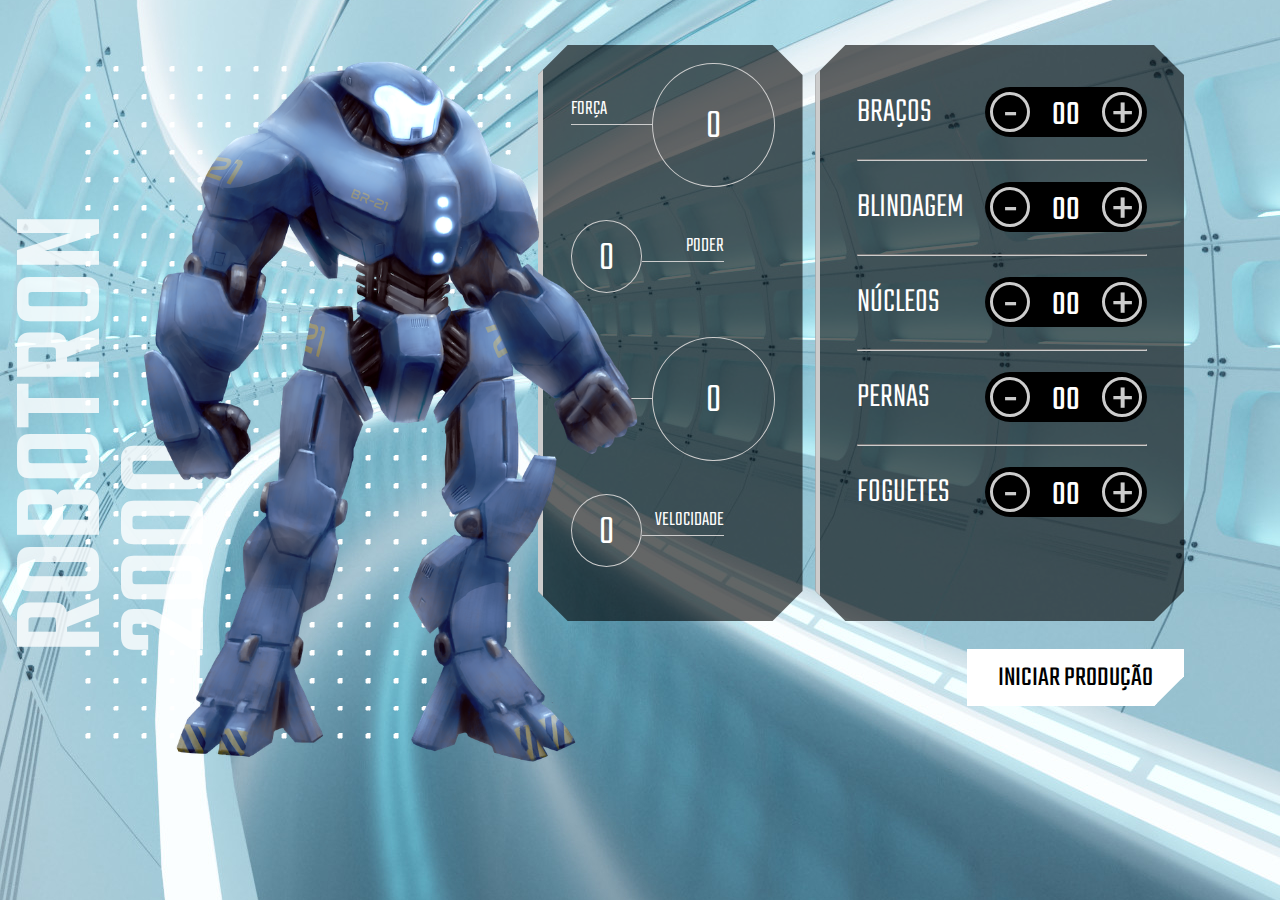
<file: index.html>
<!DOCTYPE html>
<html lang="pt-br">
<head>
    <meta charset="UTF-8">
    <meta http-equiv="X-UA-Compatible" content="IE=edge">
    <meta name="viewport" content="width=device-width, initial-scale=1.0">
    <link rel="shortcut icon" type="image/jpg" href="img/favicon.ico"/>
    <title>Robotron 2000</title>

    <link rel="stylesheet" href="css/style.css">
    <link rel="preconnect" href="https://fonts.googleapis.com">
    <link rel="preconnect" href="https://fonts.gstatic.com" crossorigin>
    <link href="https://fonts.googleapis.com/css2?family=Teko:wght@300;500&display=swap" rel="stylesheet"> 
</head>
<body>
    <main>
        <section class="robotron">
            <img class="robo" src="img/robotron.png" alt="Robotron" id="robotron">
            <figcaption class="titulo">ROBOTRON <br>2000</figcaption>
        </section>

        <section class="box estatisticas">
            <div class="estatistica">
                <p class="estatistica-titulo">Força</p>
                <div class="estatistica-valor">
                    <p class="estatistica-numero" data-estatistica="forca">0</p>
                </div>
            </div>
            <div class="estatistica">
                <p class="estatistica-titulo">Poder</p>
                <div class="estatistica-valor">
                    <p class="estatistica-numero" data-estatistica="poder">0</p>
                </div>
            </div>
            <div class="estatistica">
                <p class="estatistica-titulo">Energia</p>
                <div class="estatistica-valor">
                    <p class="estatistica-numero" data-estatistica="energia">0</p>
                </div>
            </div>
            <div class="estatistica">
                <p class="estatistica-titulo">Velocidade</p>
                <div class="estatistica-valor">
                    <p class="estatistica-numero" data-estatistica="velocidade">0</p>
                </div>
            </div>
        </section>

        <section class="equipamentos">
            <form action="" class="montador">
                <div class="box montador-conteudo">
                    <div class="peca">
                        <label for="" class="peca-titulo">Braços</label>
                        <div class="controle">
                            <buttom class="controle-ajuste" data-controle="-" data-peca="bracos">-</buttom>
                            <input type="text" class="controle-contador" value="00" data-contador="">
                            <buttom class="controle-ajuste"data-controle="+" data-peca="bracos">+</buttom>
                        </div>
                    </div>
                    <hr class="linha">
                    <div class="peca">
                        <label for="" class="peca-titulo">Blindagem</label>
                        <div class="controle">
                            <buttom class="controle-ajuste" data-controle="-" data-peca="blindagem">-</buttom>
                            <input type="text" class="controle-contador" value="00" data-contador>
                            <buttom class="controle-ajuste"data-controle="+" data-peca="blindagem">+</buttom>
                        </div>
                    </div>
                    <hr class="linha">
                    <div class="peca">
                        <label for="" class="peca-titulo">Núcleos</label>
                        <div class="controle">
                            <buttom class="controle-ajuste" data-controle="-" data-peca="nucleos">-</buttom>
                            <input type="text" class="controle-contador" value="00" data-contador>
                            <buttom class="controle-ajuste"data-controle="+" data-peca="nucleos">+</buttom>
                        </div>
                    </div>
                    <hr class="linha">
                    <div class="peca">
                        <label for="" class="peca-titulo">Pernas</label>
                        <div class="controle">
                            <buttom class="controle-ajuste" data-controle="-" data-peca="pernas">-</buttom>
                            <input type="text" class="controle-contador" value="00" data-contador>
                            <buttom class="controle-ajuste" data-controle="+" data-peca="pernas">+</buttom>
                        </div>
                    </div>
                    <hr class="linha">
                    <div class="peca">
                        <label for="" class="peca-titulo">Foguetes</label>
                        <div class="controle">
                            <buttom class="controle-ajuste" data-controle="-" data-peca="foguetes">-</buttom>
                            <input type="text" class="controle-contador" value="00" data-contador>
                            <buttom class="controle-ajuste" data-controle="+" data-peca="foguetes">+</buttom>
                        </div>
                    </div>
                </div>
                <input type="submit" value="Iniciar produção" class="producao" id="producao">
            </form>
        </section>
    </main>
    <script src="js/main.js"></script>
</body>
</html>
</file>
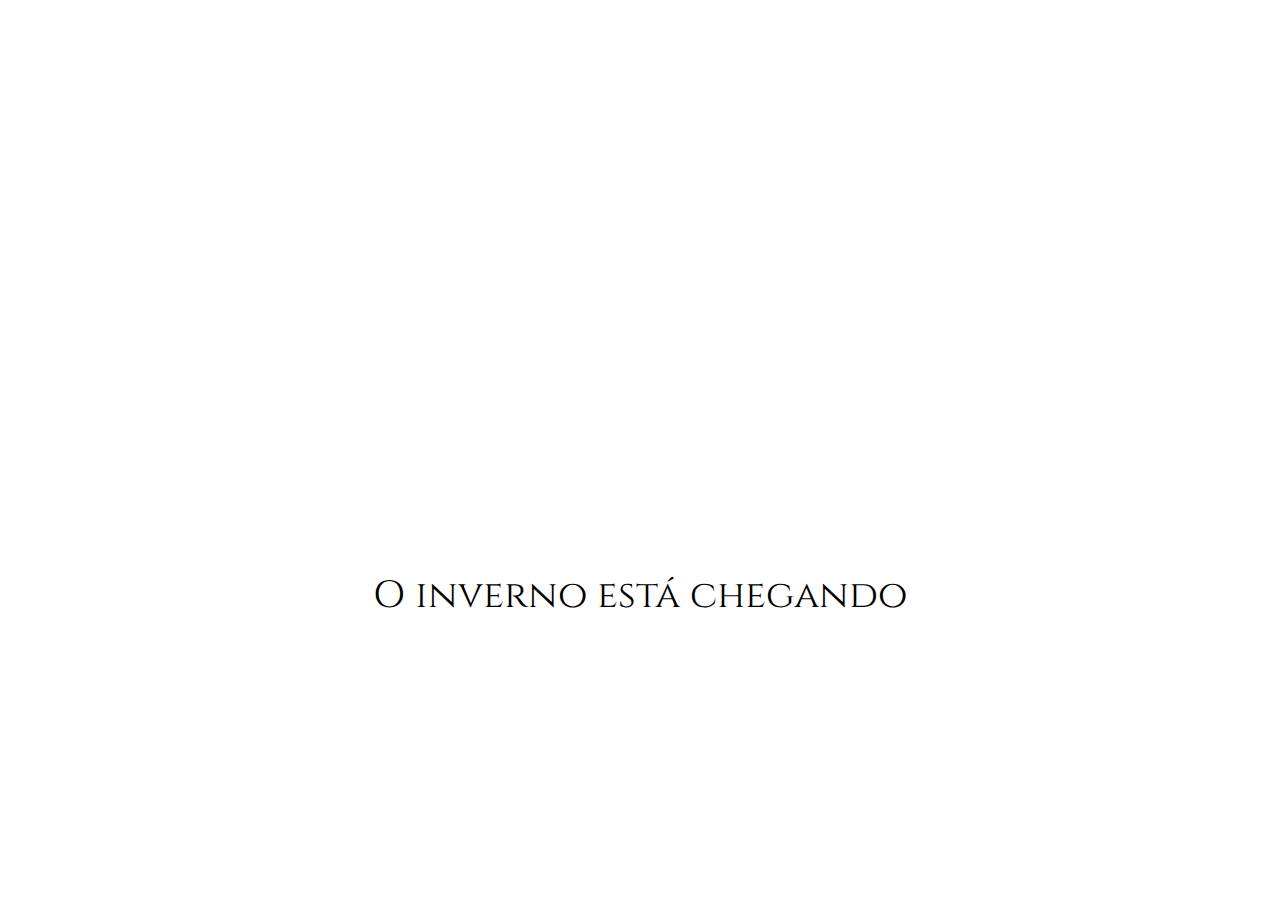
<file: desafio/index.html>
<!DOCTYPE html>
<html lang="en" >
<head>
  <meta charset="UTF-8">
  <title>Manipulando o DOM - Aula 1</title>
  <link rel="stylesheet" href="../desafio/style.css">
</head>
<body>

<!-- fonte  --> 
<link rel="preconnect" href="https://fonts.googleapis.com"> 
<link rel="preconnect" href="https://fonts.gstatic.com" crossorigin>
<link href="https://fonts.googleapis.com/css2?family=Cinzel:wght@600&display=swap" rel="stylesheet">
<!-- fonte  -->

<section class="container">
<div class="trono"></div>
<p id="texto">O inverno está chegando</p>
</section>

</body>
</html>
</file>
<file: css/style.css>
:root {
    --main-cinza: #CCCCCC;
    --main-branco: #FFFFFF;
    --main-preto: #000000;
}

* {
    box-sizing: border-box;
}

body {
    background: url(../img/fundo.jpg);
    background-position: center center;
    background-size: cover cover;
    padding: 0;
    margin: 0;
    font-weight: 300;
}

body, input {
    font-family: 'Teko', sans-serif;
}

main {
    width: 80vw;
    height: 80vh;
    margin: 10vh 8vw 10vh 12vw;
    display: flex;
    gap: 1vw;
}

.robotron {
    background: url(../img/estrutura.png) no-repeat;
    background-position: center center;
    margin: 0;
    flex-basis: 40%;
    position: relative;
}

.robo {
    height: 110%;
    z-index: 1;
    position: absolute;
    left: -20%;
    top: -5%;
}

.titulo {
    transform: rotate(180deg);
    font-weight: 500;
    font-size: 130px;
    position: absolute;
    bottom: 7rem;
    left: -3rem;
    line-height: 0.8;
    writing-mode: vertical-rl;
    text-orientation: mixed;
    color: rgba(255,255,255,0.8)
}

.box {
    background: rgba(0,0,0,0.6);
    clip-path: polygon(calc(100% - 30px) 0, 100% 30px, 100% calc(100% - 30px), calc(100% - 30px) 100%, 30px 100%, 0 calc(100% - 30px), 0 30px, 30px 0);
    border-left: 5px solid var(--main-cinza);
    height: 80%;
}

/****************************** Equipamentos *****/

.equipamentos {
    flex-basis: 32%;
}

.montador {
    height: 100%;;
}

.montador-conteudo {
    padding: 2em 10%;
}

.peca {
    padding: 1em 0;
}

.peca-titulo {
    color: var(--main-branco);
    text-transform: uppercase;
    font-size: 2.5em;
}

.controle {
    background: var(--main-preto);
    border-radius: 25px;
    float: right;
    display: inline-flex;
    padding: 5px;
    align-items: center;
    align-self: flex-end;
}

.controle-contador {
    width: 40px;
    height: 35px;
    background: none;
    border: 0;
    margin: 0 1rem;
    color: var(--main-branco);
    text-align: center;
    font-size: 2.5em;
    display: inline-flex;
    align-items: center;
    padding-top: 8px;
}

.controle-ajuste {
    display: inline-block;
    width: 40px;
    height: 40px;
    line-height: 44px;
    border-radius: 50%;
    color: var(--main-cinza);
    font-size: 4em;
    background: var(--main-preto);
    text-align: center;
    border: 3px solid var(--main-cinza);
    cursor: pointer;
}

.linha {
    border-color: var(--main-cinza);
}

.producao {
    margin-top: 1em;
    font-size: 2em;
    text-transform: uppercase;
    padding: 0.2em 1em;
    float: right;
    border: 3px solid var(--main-branco);
    background: var(--main-branco);
    clip-path: polygon(100% 0, 100% calc(100% - 30px), calc(100% - 30px) 100%, 0 100%, 0 0);
    cursor: pointer;
}

.producao:hover {
    background: var(--main-preto);
    color: var(--main-branco)
}



/****************************** Estatísticas *****/
.estatisticas {
    flex-basis: 23%;
    padding: 2em 2em 0;
}

.estatistica {
    color: var(--main-branco);
    display: flex;
    align-items: flex-start;
    height: 25%;
}

.estatistica-titulo {
    font-size: 1.5em;
    border-bottom: 1px solid var(--main-cinza);
    flex-basis: 40%;
    text-transform: uppercase;
    order: 1
}

.estatistica-valor {
    flex-basis: 60%;
    position: relative;
    margin: 10px 0 0;
    order: 2;
    margin: -10px 0 0;
}

.estatistica-valor::after {
    content: "";
    display: block;
    padding-bottom: 100%;
    border: 1px solid var(--main-cinza);
    border-radius: 50%;
}

.estatistica-numero {
    position: absolute;
    top: 50%;
    transform: translateY(-46%);
    width: 100%;
    line-height: 100%;
    text-align: center;
    font-size: 3em;
    margin: 0;
}

.estatistica:nth-child(2n) .estatistica-titulo {
    order: 2;
    text-align: right;
}

.estatistica:nth-child(2n) .estatistica-valor {
    order: 1;
    flex-basis: 35%;
    margin: 10px 0 0;
}

@media screen and (max-width: 1600px) {
    body { 
        font-size: 14px;
    }
    main {
        width: 90vw;
        height: 80vh;
        margin: 5vh auto;
    }
}

@media screen and (max-width: 1200px) {
    body { 
        font-size: 13px;
    }

    main {
        width: 96vw;
        height: 80vh;
        margin: 10vh auto;
    }
}
</file>
<file: desafio/style.css>
* {
    margin: 0;
    padding: 0;
}
  
body {
    background: var(--cor-fundo);
    color: var(--cor-fonte);
    font-family: 'Cinzel', serif;
    font-size: 38px;
    user-select: none;
    transition: 2s;
}

.container {
    height: 90vh;
    width: 100%;
    display: flex;
    flex-direction: column;
    justify-content: center;
    align-items: center;
}

.trono {
    background-image: url("https://caelum-online-public.s3.amazonaws.com/1369-alura-mais-dark-mode/trono-preto.png");
    background-size: cover;
    width: 450px;
    height: 350px;
    margin-bottom: 30px;
    position: relative;
    top: 10%;
    right: 5%;
}
</file>
